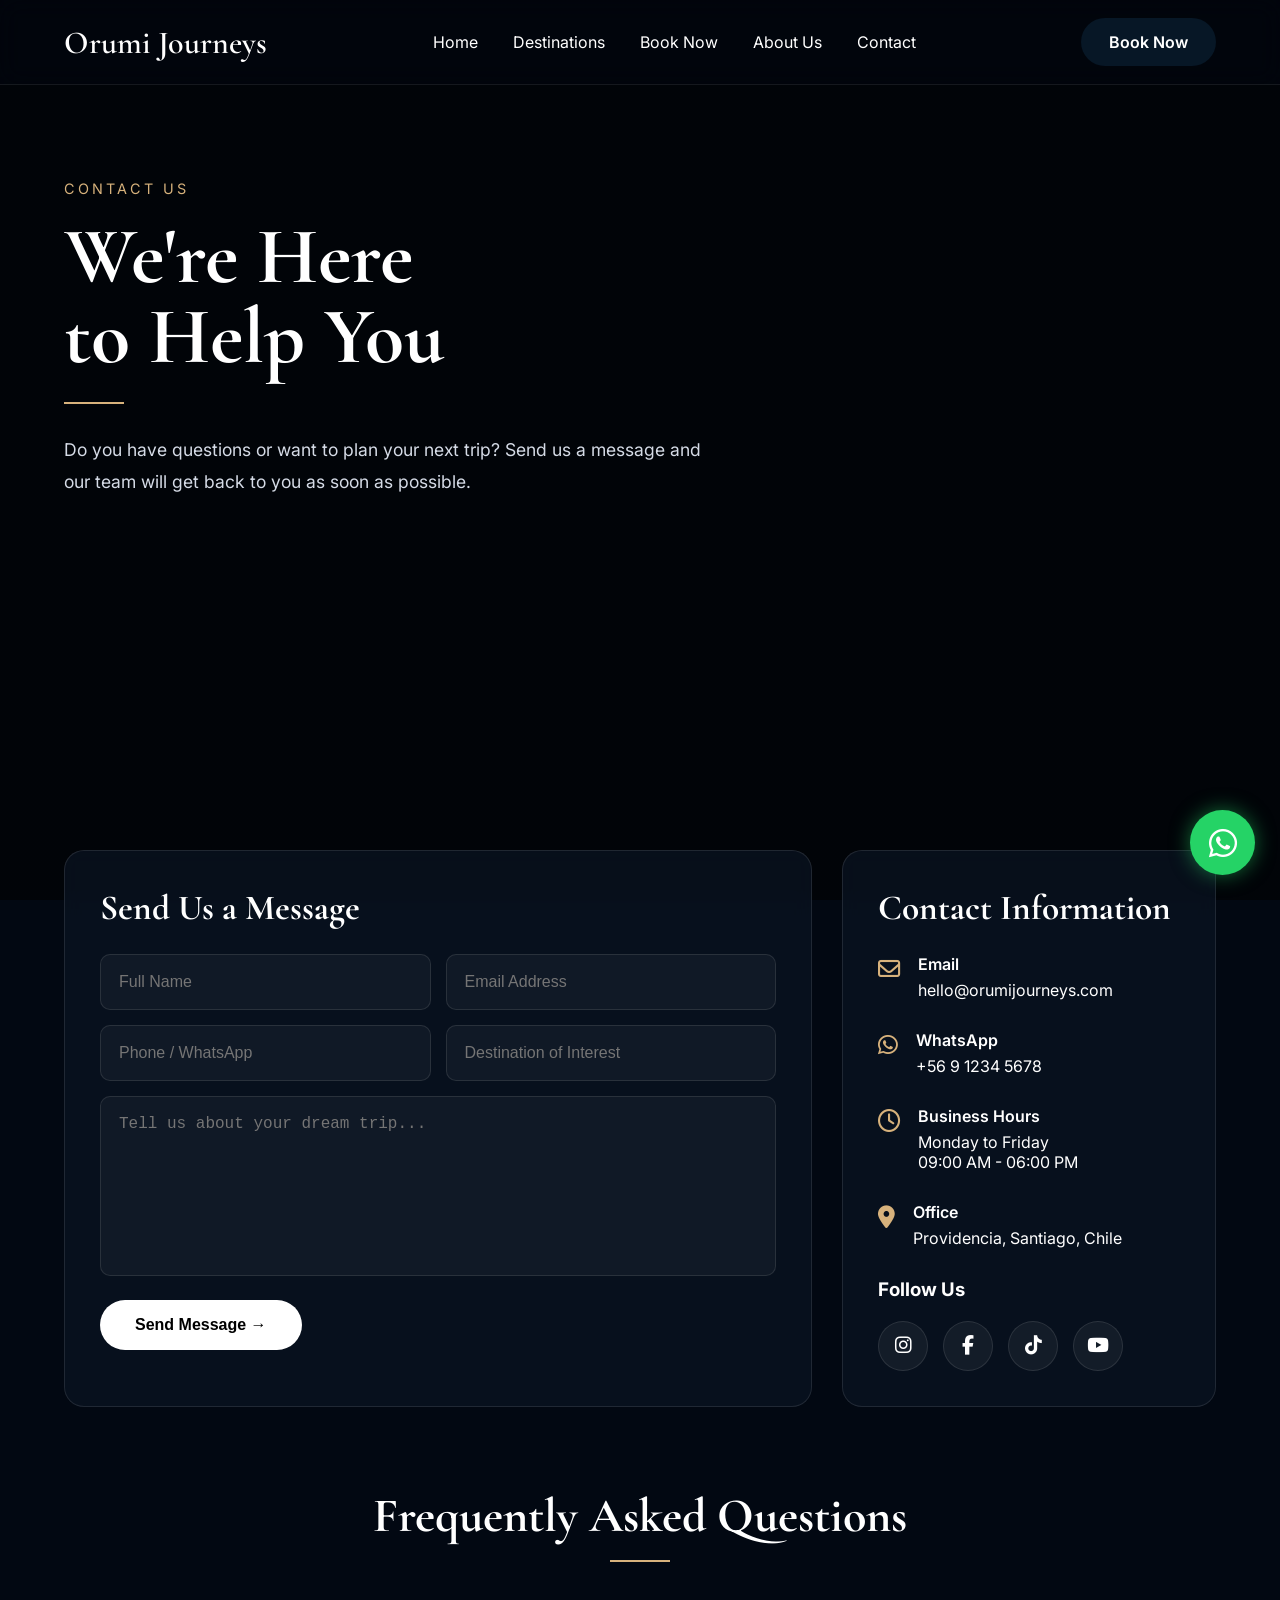
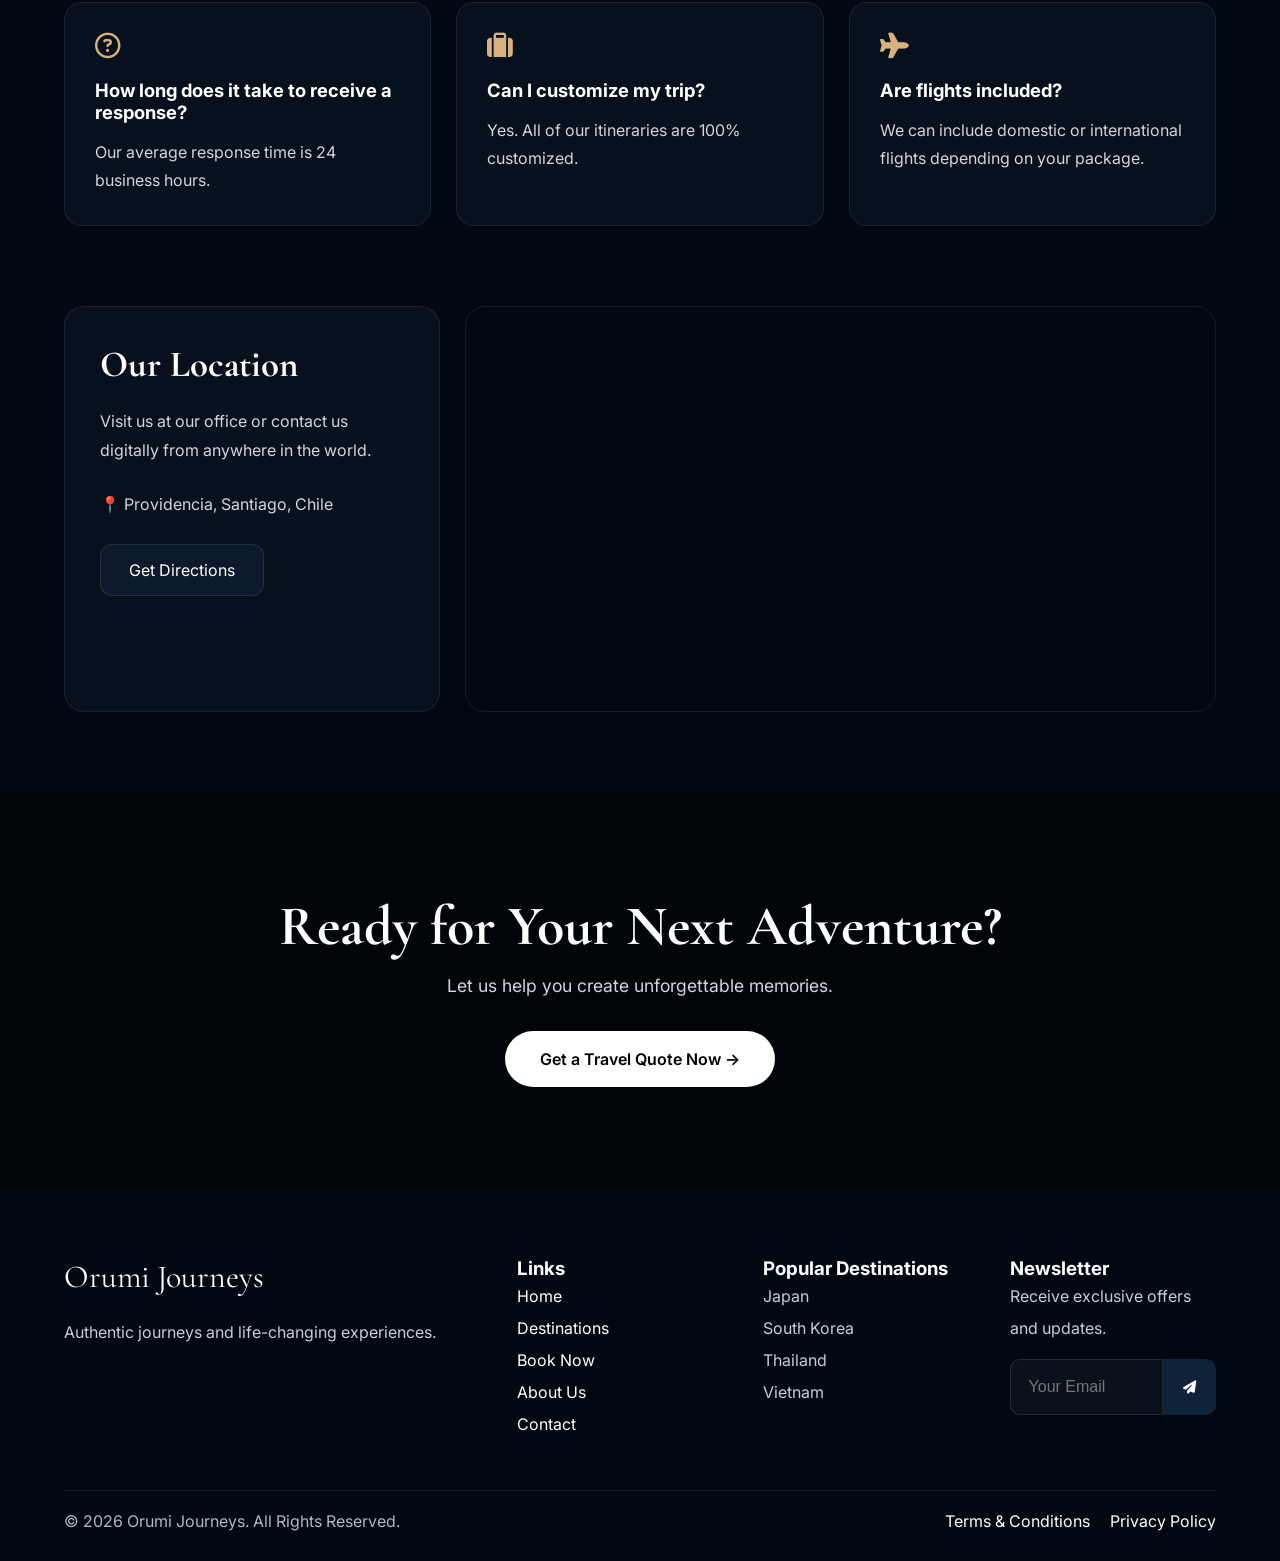
<file: contact-us.html>
<!DOCTYPE html>
<html lang="en">

<head>
<meta charset="UTF-8">
<meta name="viewport" content="width=device-width, initial-scale=1.0">

<title>Contact | Orumi Journeys</title>

<link rel="preconnect" href="https://fonts.googleapis.com">
<link rel="preconnect" href="https://fonts.gstatic.com" crossorigin>

<link href="https://fonts.googleapis.com/css2?family=Cormorant+Garamond:wght@400;500;600;700&family=Inter:wght@300;400;500;600&display=swap" rel="stylesheet">

<link rel="stylesheet"
href="https://cdnjs.cloudflare.com/ajax/libs/font-awesome/6.5.2/css/all.min.css">

<style>

*{
margin:0;
padding:0;
box-sizing:border-box;
}

html{
scroll-behavior:smooth;
}

body{
font-family:'Inter',sans-serif;
background:#020812;
color:#fff;
overflow-x:hidden;
}

a{
text-decoration:none;
color:white;
}

ul{
list-style:none;
}

img{
max-width:100%;
display:block;
}

.container{
width:90%;
max-width:1300px;
margin:auto;
}

/* ========= HERO ========= */

.hero{
min-height:100vh;
background:
linear-gradient(rgba(0,0,0,.55),rgba(0,0,0,.55)),
url('https://images.unsplash.com/photo-1493976040374-85c8e12f0c0e?q=80&w=1920&auto=format&fit=crop');
background-size:cover;
background-position:center;
position:relative;
}

/* ========= NAVBAR ========= */

.navbar{
position:fixed;
top:0;
left:0;
width:100%;
z-index:1000;
background:rgba(5,10,20,.35);
backdrop-filter:blur(12px);
border-bottom:1px solid rgba(255,255,255,.08);
}

.nav-container{
width:90%;
max-width:1300px;
margin:auto;
display:flex;
justify-content:space-between;
align-items:center;
padding:18px 0;
}

.logo{
font-family:'Cormorant Garamond',serif;
font-size:2rem;
font-weight:600;
}

.nav-links{
display:flex;
gap:35px;
}

.nav-links a{
color:#fff;
transition:.3s;
}

.nav-links a:hover{
color:#d7b27c;
}

.cta-btn{
background:#071726;
padding:14px 28px;
border-radius:40px;
font-weight:600;
transition:.3s;
}

.cta-btn:hover{
background:#0f2237;
}

/* ========= HERO CONTENT ========= */

.hero-content{
padding-top:180px;
padding-bottom:100px;
}

.section-label{
letter-spacing:3px;
color:#d7b27c;
font-size:.9rem;
margin-bottom:20px;
text-transform:uppercase;
}

.hero h1{
font-family:'Cormorant Garamond',serif;
font-size:5rem;
line-height:1;
max-width:650px;
margin-bottom:25px;
}

.hero-line{
width:60px;
height:2px;
background:#d7b27c;
margin-bottom:30px;
}

.hero-text{
max-width:650px;
font-size:1.1rem;
color:#d5dbe6;
line-height:1.8;
}

/* ========= CONTACT GRID ========= */

.contact-section{
margin-top:-50px;
position:relative;
z-index:10;
}

.contact-grid{
display:grid;
grid-template-columns:2fr 1fr;
gap:30px;
}

.card{
background:rgba(10,20,35,.7);
backdrop-filter:blur(10px);
border:1px solid rgba(255,255,255,.1);
border-radius:20px;
padding:35px;
}

.card h2{
font-family:'Cormorant Garamond',serif;
font-size:2.2rem;
margin-bottom:25px;
}
  .form-grid{
display:grid;
grid-template-columns:1fr 1fr;
gap:15px;
margin-bottom:15px;
}

input,
textarea{
width:100%;
padding:18px;
border-radius:10px;
border:1px solid rgba(255,255,255,.1);
background:rgba(255,255,255,.04);
color:white;
font-size:1rem;
outline:none;
}

textarea{
resize:none;
height:180px;
}

.send-btn{
margin-top:20px;
background:white;
color:black;
border:none;
padding:16px 35px;
border-radius:50px;
cursor:pointer;
font-weight:600;
font-size:1rem;
transition:.3s;
}

.send-btn:hover{
transform:translateY(-3px);
}

.info-item{
display:flex;
gap:18px;
margin-bottom:30px;
}

.info-item i{
font-size:1.4rem;
color:#d7b27c;
margin-top:4px;
}

.info-title{
font-weight:600;
margin-bottom:6px;
}

.socials{
display:flex;
gap:15px;
margin-top:20px;
}

.socials a{
width:50px;
height:50px;
border-radius:50%;
display:flex;
align-items:center;
justify-content:center;
background:rgba(255,255,255,.05);
border:1px solid rgba(255,255,255,.1);
font-size:1.2rem;
}

/* ========= FAQ ========= */

.faq-section{
padding:80px 0;
}

.section-title{
text-align:center;
font-family:'Cormorant Garamond',serif;
font-size:3rem;
margin-bottom:15px;
}

.section-divider{
width:60px;
height:2px;
background:#d7b27c;
margin:0 auto 40px;
}

.faq-grid{
display:grid;
grid-template-columns:repeat(3,1fr);
gap:25px;
}

.faq-card{
background:rgba(10,20,35,.7);
border:1px solid rgba(255,255,255,.08);
padding:30px;
border-radius:18px;
}

.faq-card i{
font-size:1.6rem;
color:#d7b27c;
margin-bottom:20px;
}

.faq-card h3{
margin-bottom:15px;
font-size:1.15rem;
}

.faq-card p{
color:#d0d7df;
line-height:1.8;
}

/* ========= LOCATION ========= */

.location-section{
padding-bottom:80px;
}

.location-grid{
display:grid;
grid-template-columns:1fr 2fr;
gap:25px;
}

.location-info{
background:rgba(10,20,35,.7);
border:1px solid rgba(255,255,255,.08);
border-radius:20px;
padding:35px;
}

.location-info h2{
font-family:'Cormorant Garamond',serif;
font-size:2.3rem;
margin-bottom:20px;
}

.location-info p{
line-height:1.8;
color:#d0d7df;
margin-bottom:25px;
}

.location-btn{
display:inline-block;
padding:15px 28px;
border-radius:12px;
background:#0c1a2b;
border:1px solid rgba(255,255,255,.1);
}

.map{
overflow:hidden;
border-radius:20px;
border:1px solid rgba(255,255,255,.08);
}

.map iframe{
width:100%;
height:100%;
min-height:400px;
border:none;
}

/* ========= CTA ========= */

.cta-section{
padding:100px 0;
text-align:center;
background:
linear-gradient(rgba(0,0,0,.55),rgba(0,0,0,.55)),
url('https://images.unsplash.com/photo-1527631746610-bca00a040d60?q=80&w=1920&auto=format&fit=crop');
background-size:cover;
background-position:center;
}

.cta-section h2{
font-family:'Cormorant Garamond',serif;
font-size:3.5rem;
margin-bottom:15px;
}

.cta-section p{
color:#d0d7df;
font-size:1.1rem;
margin-bottom:35px;
}

.cta-button{
display:inline-block;
padding:18px 35px;
background:white;
color:black;
border-radius:50px;
font-weight:600;
}

/* ========= FOOTER ========= */

footer{
background:#020812;
padding:70px 0 30px;
}

.footer-grid{
display:grid;
grid-template-columns:2fr 1fr 1fr 1fr;
gap:40px;
}

.footer-title{
font-family:'Cormorant Garamond',serif;
font-size:2rem;
margin-bottom:20px;
}

.footer-column p,
.footer-column li{
color:#c5ced8;
line-height:2;
}
  .newsletter{
display:flex;
margin-top:15px;
}

.newsletter input{
border-radius:10px 0 0 10px;
}

.newsletter button{
padding:0 20px;
background:#0f2237;
color:white;
border:none;
border-radius:0 10px 10px 0;
cursor:pointer;
}

.footer-bottom{
margin-top:50px;
padding-top:20px;
border-top:1px solid rgba(255,255,255,.08);
display:flex;
justify-content:space-between;
flex-wrap:wrap;
gap:20px;
color:#aeb8c3;
}

/* ========= WHATSAPP ========= */

.whatsapp{
position:fixed;
bottom:25px;
right:25px;
width:65px;
height:65px;
background:#25D366;
border-radius:50%;
display:flex;
align-items:center;
justify-content:center;
font-size:2rem;
color:white;
z-index:999;
box-shadow:0 0 20px rgba(37,211,102,.5);
}

/* ========= RESPONSIVE ========= */

@media(max-width:992px){

.hero h1{
font-size:4rem;
}

.contact-grid,
.location-grid,
.footer-grid{
grid-template-columns:1fr;
}

.faq-grid{
grid-template-columns:1fr;
}

.nav-links{
display:none;
}

}

@media(max-width:768px){

.hero h1{
font-size:3rem;
}

.form-grid{
grid-template-columns:1fr;
}

}

</style>
</head>

<body>

<header class="hero">

<nav class="navbar">
<div class="nav-container">

<a href="index.html" class="logo">
Orumi Journeys
</a>

<ul class="nav-links">
<li><a href="index.html">Home</a></li>
<li><a href="destinations.html">Destinations</a></li>
<li><a href="book-now.html">Book Now</a></li>
<li><a href="about-us.html">About Us</a></li>
<li><a href="contact-us.html">Contact</a></li>
</ul>

<a href="book-now.html" class="cta-btn">
Book Now
</a>

</div>
</nav>

<div class="container hero-content">

<p class="section-label">
CONTACT US
</p>

<h1>
We're Here<br>
to Help You
</h1>

<div class="hero-line"></div>

<p class="hero-text">
Do you have questions or want to plan your next trip?
Send us a message and our team will get back to you as soon as possible.
</p>

</div>

</header>

<section class="contact-section">
<div class="container">

<div class="contact-grid">

<div class="card">

<h2>Send Us a Message</h2>

<form>

<div class="form-grid">
<input type="text" placeholder="Full Name">
<input type="email" placeholder="Email Address">
</div>

<div class="form-grid">
<input type="text" placeholder="Phone / WhatsApp">
<input type="text" placeholder="Destination of Interest">
</div>

<textarea placeholder="Tell us about your dream trip..."></textarea>

<button class="send-btn" type="submit">
Send Message →
</button>

</form>

</div>

<div class="card">

<h2>Contact Information</h2>

<div class="info-item">
<i class="fa-regular fa-envelope"></i>
<div>
<div class="info-title">Email</div>
hello@orumijourneys.com
</div>
</div>

<div class="info-item">
<i class="fa-brands fa-whatsapp"></i>
<div>
<div class="info-title">WhatsApp</div>
+56 9 1234 5678
</div>
</div>

<div class="info-item">
<i class="fa-regular fa-clock"></i>
<div>
<div class="info-title">Business Hours</div>
Monday to Friday<br>
09:00 AM - 06:00 PM
</div>
</div>

<div class="info-item">
<i class="fa-solid fa-location-dot"></i>
<div>
<div class="info-title">Office</div>
Providencia, Santiago, Chile
</div>
</div>

<h3>Follow Us</h3>

<div class="socials">
<a href="#"><i class="fab fa-instagram"></i></a>
<a href="#"><i class="fab fa-facebook-f"></i></a>
<a href="#"><i class="fab fa-tiktok"></i></a>
<a href="#"><i class="fab fa-youtube"></i></a>
</div>

</div>

</div>

</div>
</section>

<section class="faq-section">

<div class="container">

<h2 class="section-title">
Frequently Asked Questions
</h2>

<div class="section-divider"></div>

<div class="faq-grid">

<div class="faq-card">
<i class="fa-regular fa-circle-question"></i>
<h3>How long does it take to receive a response?</h3>
<p>
Our average response time is
24 business hours.
</p>
</div>
<div class="faq-card">
<i class="fa-solid fa-suitcase"></i>
<h3>Can I customize my trip?</h3>
<p>
Yes. All of our itineraries are
100% customized.
</p>
</div>

<div class="faq-card">
<i class="fa-solid fa-plane"></i>
<h3>Are flights included?</h3>
<p>
We can include domestic or
international flights depending on your package.
</p>
</div>

</div>

</div>

</section>

<section class="location-section">

<div class="container">

<div class="location-grid">

<div class="location-info">

<h2>Our Location</h2>

<p>
Visit us at our office or contact us
digitally from anywhere in the world.
</p>

<p>
📍 Providencia, Santiago, Chile
</p>

<a href="#" class="location-btn">
Get Directions
</a>

</div>

<div class="map">

<iframe
src="https://www.google.com/maps?q=Providencia,Santiago,Chile&output=embed">
</iframe>

</div>

</div>

</div>

</section>

<section class="cta-section">

<div class="container">

<h2>
Ready for Your Next Adventure?
</h2>

<p>
Let us help you create unforgettable memories.
</p>

<a href="book-now.html" class="cta-button">
Get a Travel Quote Now →
</a>

</div>

</section>

<footer>

<div class="container">

<div class="footer-grid">

<div class="footer-column">

<div class="footer-title">
Orumi Journeys
</div>

<p>
Authentic journeys and life-changing experiences.
</p>

</div>

<div class="footer-column">

<h3>Links</h3>

<ul>
<li><a href="index.html">Home</a></li>
<li><a href="destinations.html">Destinations</a></li>
<li><a href="book-now.html">Book Now</a></li>
<li><a href="about-us.html">About Us</a></li>
<li><a href="contact-us.html">Contact</a></li>
</ul>

</div>

<div class="footer-column">

<h3>Popular Destinations</h3>

<ul>
<li>Japan</li>
<li>South Korea</li>
<li>Thailand</li>
<li>Vietnam</li>
</ul>

</div>

<div class="footer-column">

<h3>Newsletter</h3>

<p>Receive exclusive offers and updates.</p>

<div class="newsletter">
<input type="email" placeholder="Your Email">
<button>
<i class="fa-solid fa-paper-plane"></i>
</button>
</div>

</div>

</div>

<div class="footer-bottom">

<p>
© 2026 Orumi Journeys. All Rights Reserved.
</p>

<div>
<a href="#">Terms & Conditions</a>
&nbsp;&nbsp;&nbsp;
<a href="#">Privacy Policy</a>
</div>

</div>

</div>

</footer>

<a href="https://wa.me/56912345678" class="whatsapp">
<i class="fab fa-whatsapp"></i>
</a>

</body>
</html>
</file>
